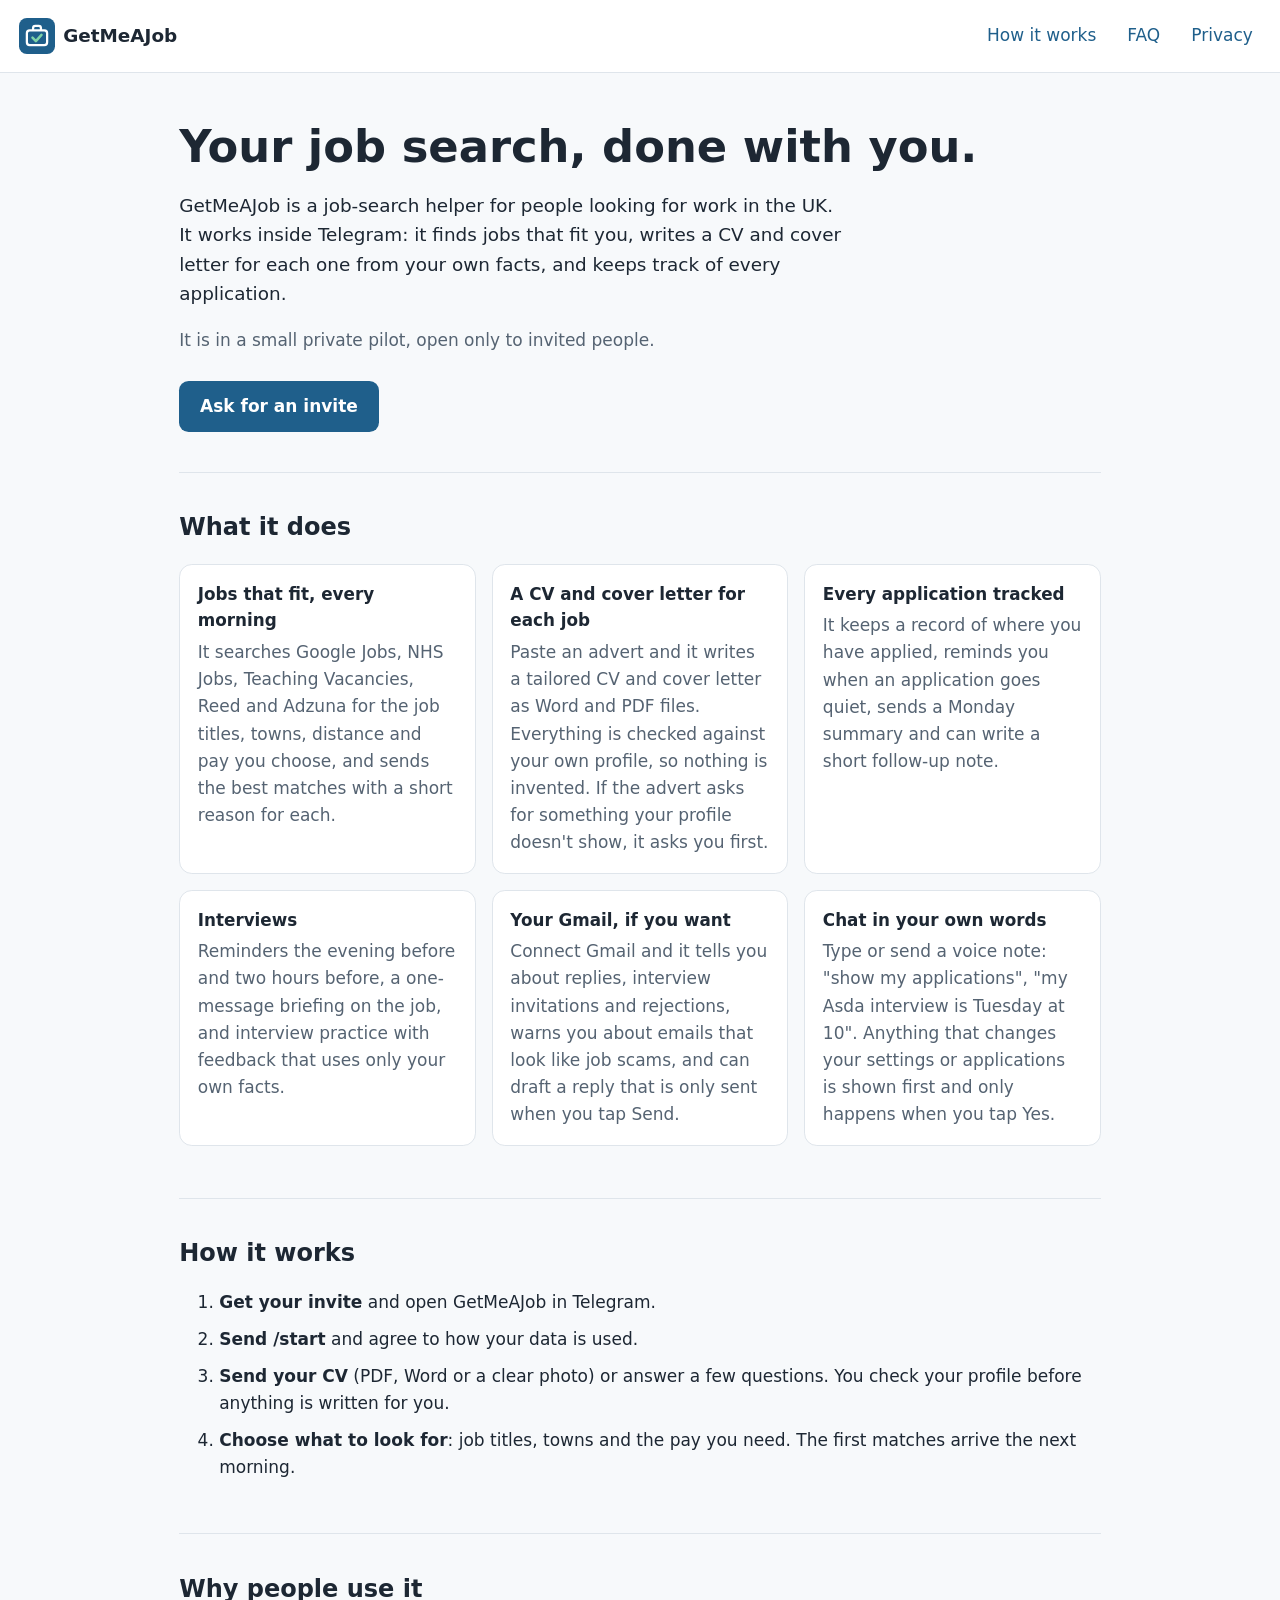
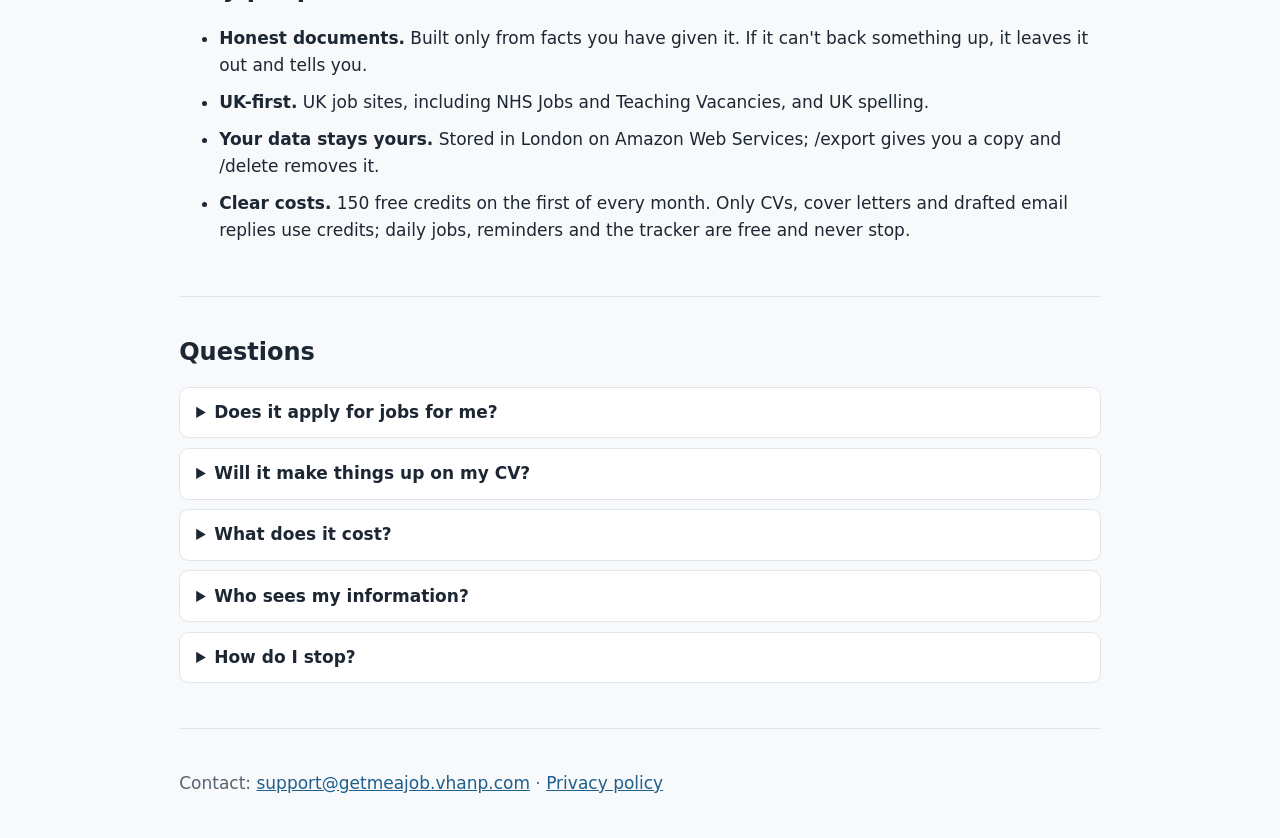
<file: index.html>
<!doctype html>
<html lang="en-GB">
<head>
<meta charset="utf-8">
<meta name="viewport" content="width=device-width, initial-scale=1">
<title>GetMeAJob: your job search, done with you</title>
<meta name="description" content="A UK job-search helper in Telegram: daily matching jobs, a tailored CV and cover letter from your own facts, and every application tracked.">
<link rel="icon" href="logo.svg" type="image/svg+xml">
<link rel="stylesheet" href="home.css">
</head>
<body>
<header class="top">
  <a class="brand" href="./"><img src="logo.svg" alt="" width="36" height="36"> GetMeAJob</a>
  <nav><a href="#how">How it works</a> <a href="#faq">FAQ</a> <a href="privacy.html">Privacy</a></nav>
</header>

<main>
<section class="hero">
  <h1>Your job search, done with you.</h1>
  <p class="lead">GetMeAJob is a job-search helper for people looking for work in the UK. It works inside Telegram: it finds jobs that fit you, writes a CV and cover letter for each one from your own facts, and keeps track of every application.</p>
  <p class="pilot">It is in a small private pilot, open only to invited people.</p>
  <a class="button" href="mailto:support@getmeajob.vhanp.com?subject=GetMeAJob%20invite">Ask for an invite</a>
</section>

<section aria-labelledby="what">
  <h2 id="what">What it does</h2>
  <ul class="cards">
    <li><h3>Jobs that fit, every morning</h3><p>It searches Google Jobs, NHS Jobs, Teaching Vacancies, Reed and Adzuna for the job titles, towns, distance and pay you choose, and sends the best matches with a short reason for each.</p></li>
    <li><h3>A CV and cover letter for each job</h3><p>Paste an advert and it writes a tailored CV and cover letter as Word and PDF files. Everything is checked against your own profile, so nothing is invented. If the advert asks for something your profile doesn't show, it asks you first.</p></li>
    <li><h3>Every application tracked</h3><p>It keeps a record of where you have applied, reminds you when an application goes quiet, sends a Monday summary and can write a short follow-up note.</p></li>
    <li><h3>Interviews</h3><p>Reminders the evening before and two hours before, a one-message briefing on the job, and interview practice with feedback that uses only your own facts.</p></li>
    <li><h3>Your Gmail, if you want</h3><p>Connect Gmail and it tells you about replies, interview invitations and rejections, warns you about emails that look like job scams, and can draft a reply that is only sent when you tap Send.</p></li>
    <li><h3>Chat in your own words</h3><p>Type or send a voice note: "show my applications", "my Asda interview is Tuesday at 10". Anything that changes your settings or applications is shown first and only happens when you tap Yes.</p></li>
  </ul>
</section>

<section aria-labelledby="how">
  <h2 id="how">How it works</h2>
  <ol class="steps">
    <li><strong>Get your invite</strong> and open GetMeAJob in Telegram.</li>
    <li><strong>Send /start</strong> and agree to how your data is used.</li>
    <li><strong>Send your CV</strong> (PDF, Word or a clear photo) or answer a few questions. You check your profile before anything is written for you.</li>
    <li><strong>Choose what to look for</strong>: job titles, towns and the pay you need. The first matches arrive the next morning.</li>
  </ol>
</section>

<section aria-labelledby="why">
  <h2 id="why">Why people use it</h2>
  <ul class="why">
    <li><strong>Honest documents.</strong> Built only from facts you have given it. If it can't back something up, it leaves it out and tells you.</li>
    <li><strong>UK-first.</strong> UK job sites, including NHS Jobs and Teaching Vacancies, and UK spelling.</li>
    <li><strong>Your data stays yours.</strong> Stored in London on Amazon Web Services; /export gives you a copy and /delete removes it.</li>
    <li><strong>Clear costs.</strong> 150 free credits on the first of every month. Only CVs, cover letters and drafted email replies use credits; daily jobs, reminders and the tracker are free and never stop.</li>
  </ul>
</section>

<section aria-labelledby="faq">
  <h2 id="faq">Questions</h2>
  <details><summary>Does it apply for jobs for me?</summary><p>You apply on the employer's website yourself, and GetMeAJob keeps track of it. When an advert asks for applications by email and you have connected Gmail, it can send your application from your Gmail, but only after you tap Send on the exact email it shows you. On a computer, in Chrome, the GetMeAJob extension can fill in the application form on the job's site (most sites, but not LinkedIn, Indeed or Totaljobs), for a job whose tailored CV is ready, with your approved answers, and attach your CV and letter; you check it and press the site's Submit yourself. Send <code>/extension</code> in the bot for the link and a code to connect it. It never applies anywhere without your tap.</p></details>
  <details><summary>Will it make things up on my CV?</summary><p>No. Every document is checked against your own profile. If the advert asks for something you haven't told it, it asks you first, and it never puts in a number, employer or qualification you don't have.</p></details>
  <details><summary>What does it cost?</summary><p>Everyone gets 150 free credits on the first of each month. A tailored CV and cover letter uses 35, a CV only 10, a cover letter only 15, a general CV 20, a drafted email reply 2 and filling in a job's form with the Chrome extension 10, including Draft answers and Fill the rest with AI (given back if nothing was filled in). Everything else is free. Extra credits can be bought with Telegram Stars.</p></details>
  <details><summary>Who sees my information?</summary><p>It is stored in the UK (London). To read your CV and write documents, text is sent to Anthropic, a US AI company; voice notes, if you use them, go to OpenAI. During the pilot, and only if you agree, the person who runs GetMeAJob can read your conversations with the bot for 30 days to improve it. See the <a href="privacy.html">privacy policy</a> for the details.</p></details>
  <details><summary>How do I stop?</summary><p>Send /pause to stop the morning jobs, or /delete to remove everything held about you (only a record of any payment you made is kept, for accounting).</p></details>
</section>
</main>

<footer>
  <p>Contact: <a href="mailto:support@getmeajob.vhanp.com">support@getmeajob.vhanp.com</a> · <a href="privacy.html">Privacy policy</a></p>
</footer>
</body>
</html>
</file>
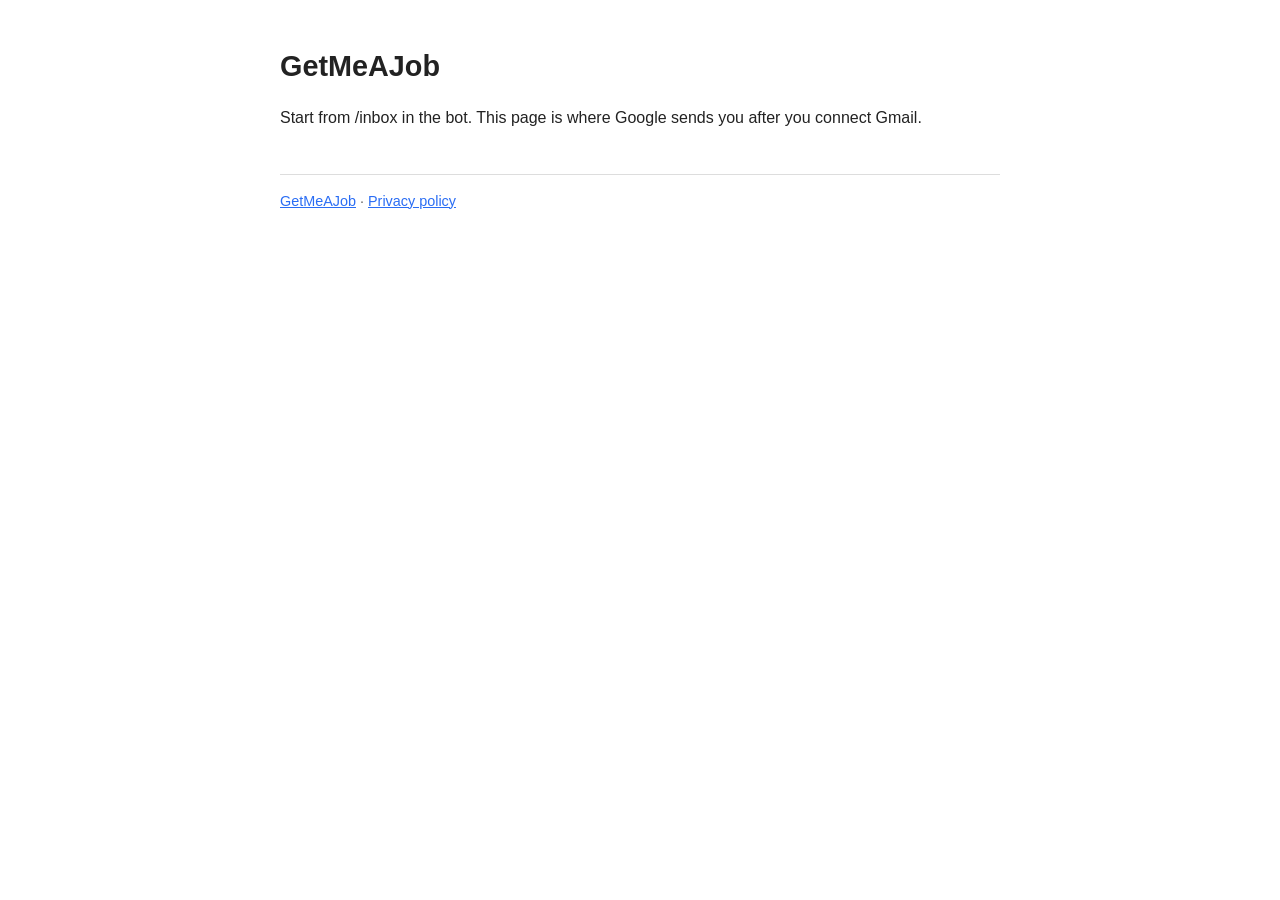
<file: connected.html>
<!doctype html>
<html lang="en-GB">
<head>
<meta charset="utf-8">
<meta name="viewport" content="width=device-width, initial-scale=1">
<meta name="robots" content="noindex">
<meta name="referrer" content="no-referrer">
<title>Connected · GetMeAJob</title>
<link rel="stylesheet" href="style.css">
</head>
<body>
<h1>GetMeAJob</h1>

<noscript><p>Please enable JavaScript, or copy the code from the address bar and paste it into the bot.</p></noscript>

<div id="ok" hidden>
<p><strong>One last step.</strong> Copy this code, then go back to Telegram and paste it into the chat with the bot.</p>
<textarea id="code" class="codebox" rows="4" readonly aria-label="Your connect code" spellcheck="false" autocomplete="off" autocapitalize="off"></textarea>
<div class="actions">
<button type="button" id="copy" class="btn">Copy code</button>
<a id="tg" class="btn secondary" href="#">Open Telegram</a>
</div>
<p>The code works once and expires after 10 minutes. This page does not send it anywhere.</p>
</div>

<div id="denied" hidden>
<p>You didn't allow access. Go back to Telegram and try /inbox again.</p>
<p><a id="tg2" class="btn secondary" href="#">Open Telegram</a></p>
</div>

<div id="none" hidden>
<p>Start from /inbox in the bot. This page is where Google sends you after you connect Gmail.</p>
</div>

<footer><a href="index.html">GetMeAJob</a> · <a href="privacy.html">Privacy policy</a></footer>

<script>
(function () {
  "use strict";
  // The bot's Telegram username, without the @. Set before publishing.
  const BOT_USERNAME = "get_me_a_job_bot";
  const TG_URL = "https://t.me/" + BOT_USERNAME;

  const params = new URLSearchParams(location.search);
  const state = params.get("state");
  const code = params.get("code");
  const error = params.get("error");
  // Drop the values from the address bar and history straight away.
  history.replaceState(null, "", location.pathname);

  const $ = function (id) { return document.getElementById(id); };
  $("tg").href = TG_URL;
  $("tg2").href = TG_URL;

  if (error) {
    $("denied").hidden = false;
    return;
  }
  if (!state || !code) {
    $("none").hidden = false;
    return;
  }

  const box = $("code");
  const btn = $("copy");
  box.value = state + "." + code;
  $("ok").hidden = false;
  box.addEventListener("focus", function () { box.select(); });
  box.addEventListener("click", function () { box.select(); });

  function done() {
    btn.textContent = "Copied";
    setTimeout(function () { btn.textContent = "Copy code"; }, 4000);
  }
  function fallback() {
    box.focus();
    box.select();
    box.setSelectionRange(0, box.value.length);
    try { if (document.execCommand("copy")) { done(); } } catch (e) { /* selected for manual copy */ }
  }
  btn.addEventListener("click", function () {
    if (navigator.clipboard && navigator.clipboard.writeText) {
      navigator.clipboard.writeText(box.value).then(done, fallback);
    } else {
      fallback();
    }
  });
})();
</script>
</body>
</html>
</file>
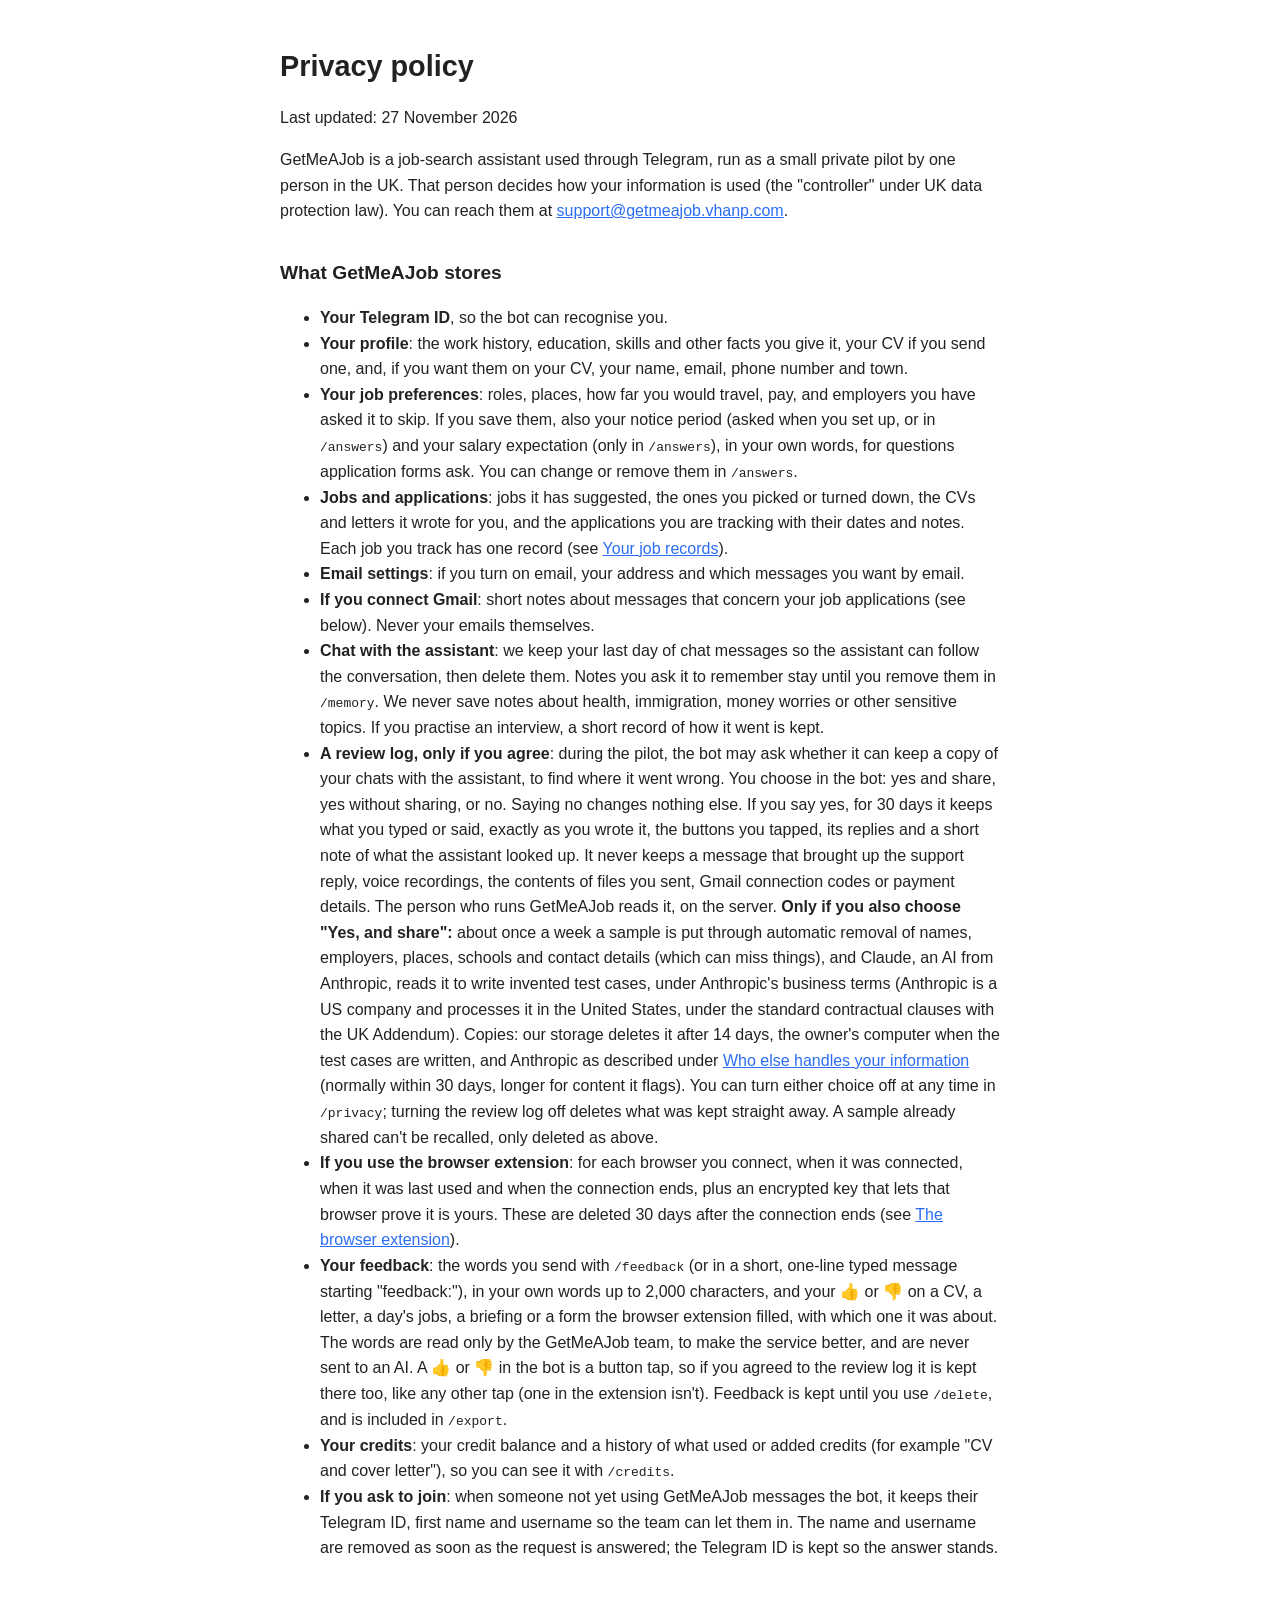
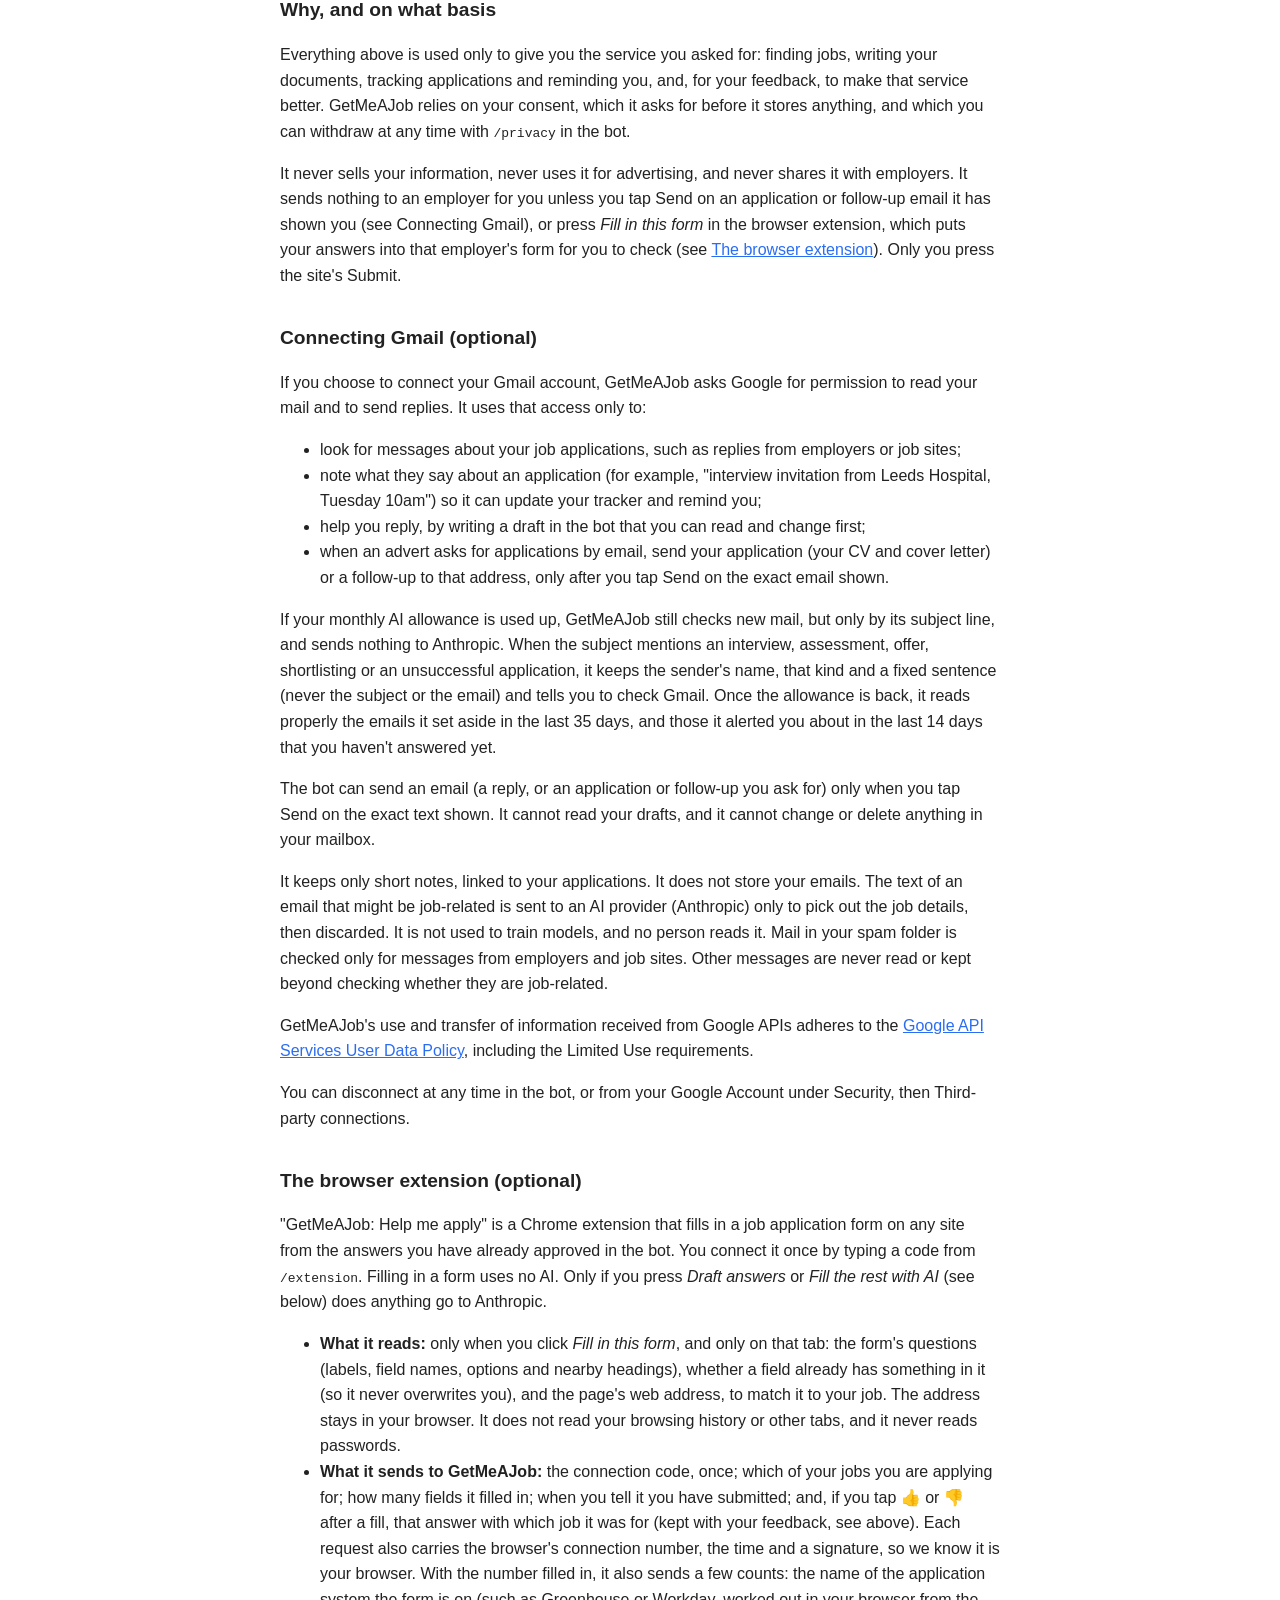
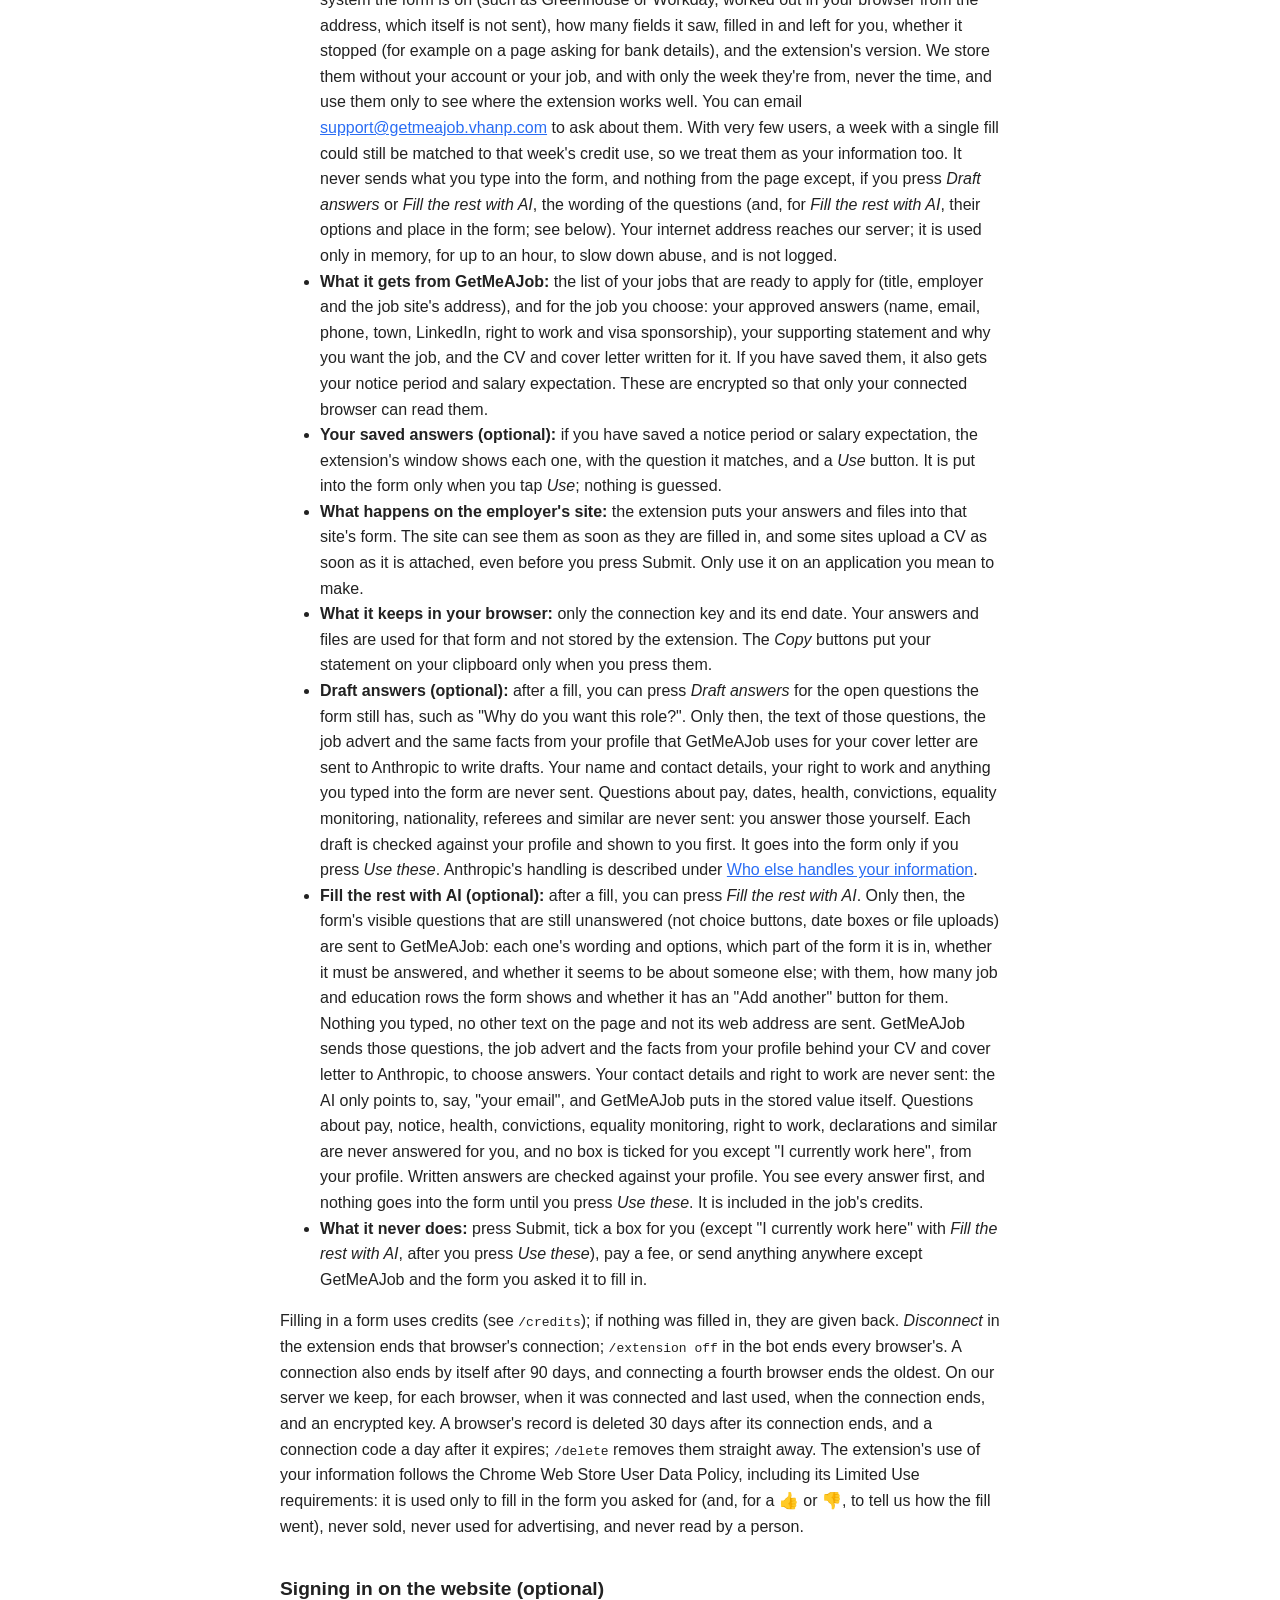
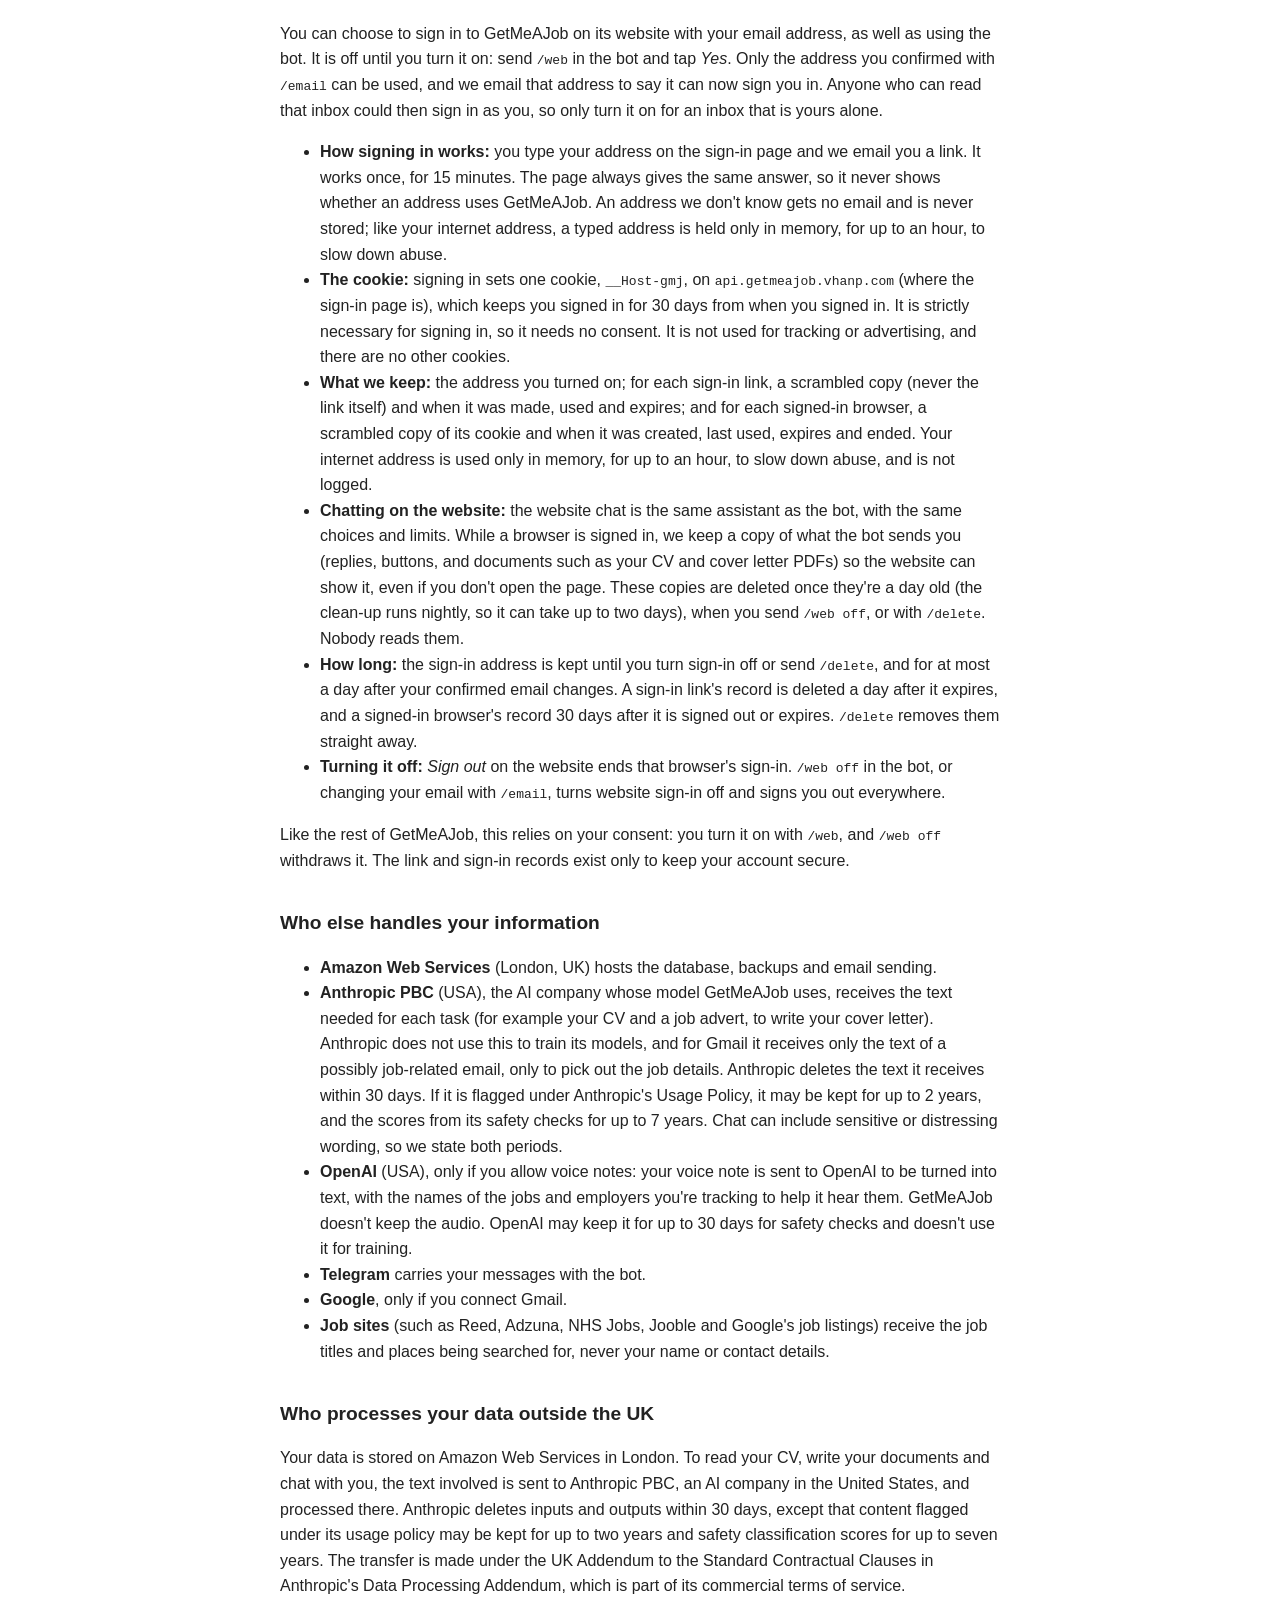
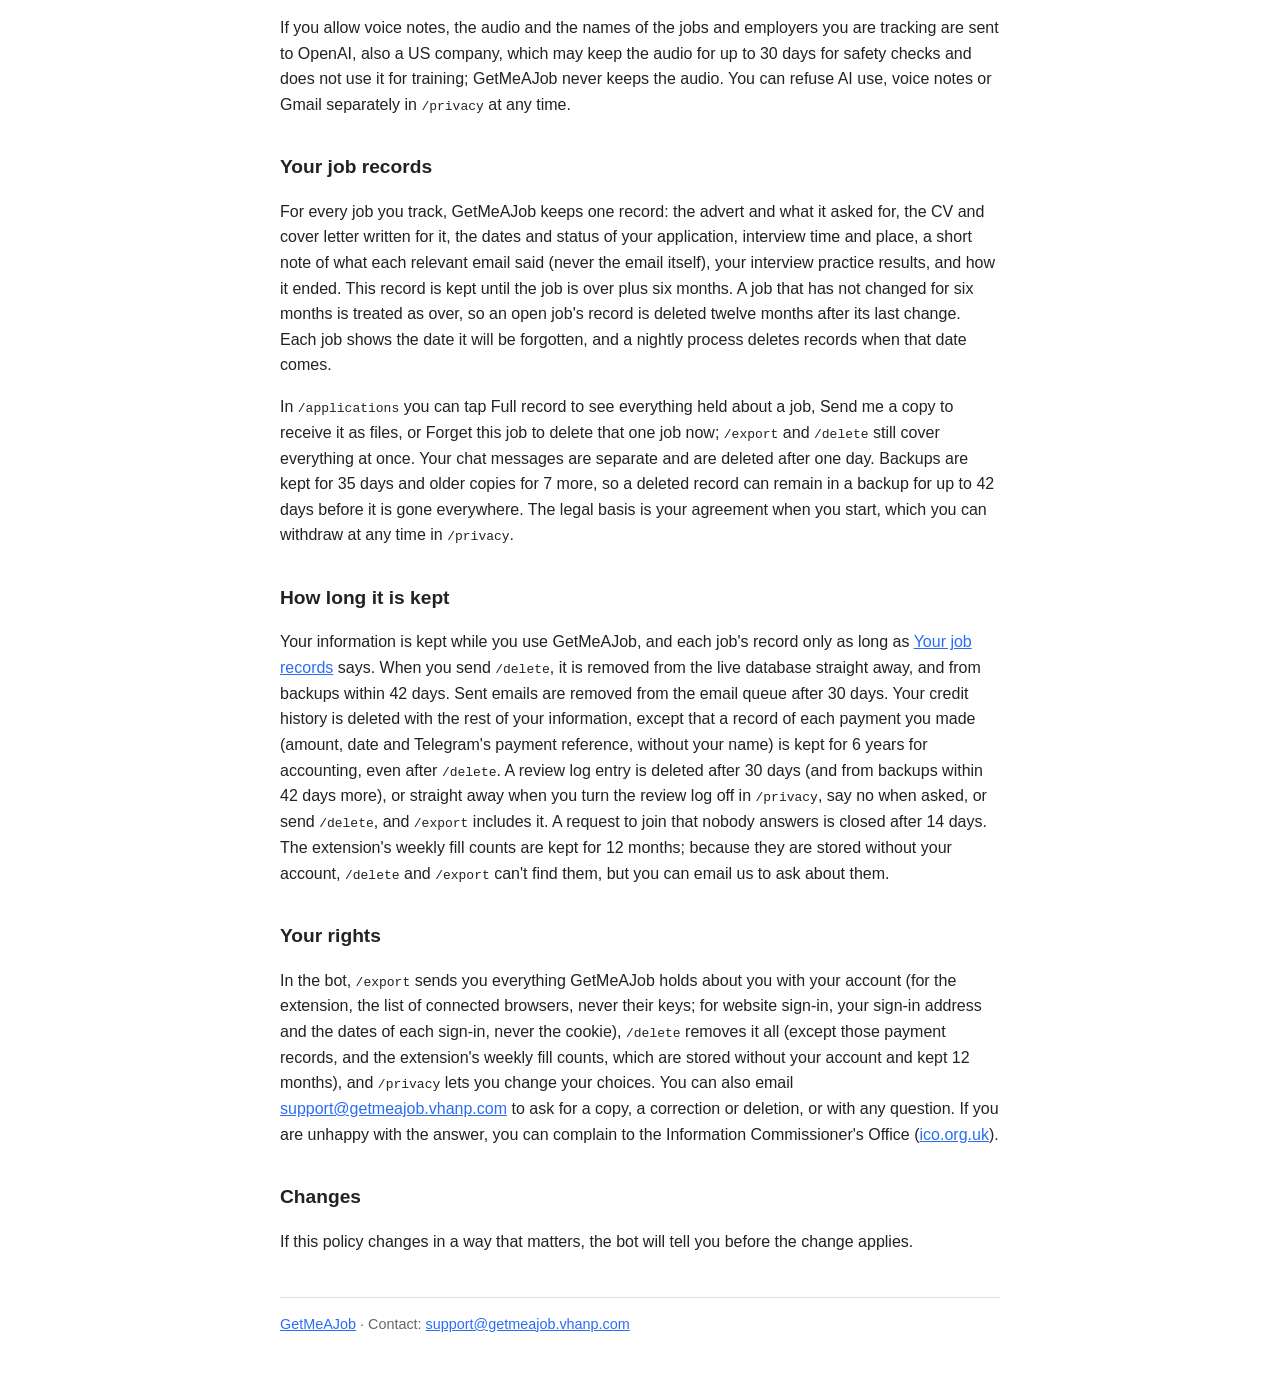
<file: privacy.html>
<!doctype html>
<html lang="en-GB">
<head>
<meta charset="utf-8">
<meta name="viewport" content="width=device-width, initial-scale=1">
<title>Privacy policy · GetMeAJob</title>
<link rel="stylesheet" href="style.css">
</head>
<body>
<h1>Privacy policy</h1>
<p>Last updated: 27 November 2026</p>
<p>GetMeAJob is a job-search assistant used through Telegram, run as a small private pilot by one person in the UK. That person decides how your information is used (the "controller" under UK data protection law). You can reach them at <a href="mailto:support@getmeajob.vhanp.com">support@getmeajob.vhanp.com</a>.</p>

<h2>What GetMeAJob stores</h2>
<ul>
<li><strong>Your Telegram ID</strong>, so the bot can recognise you.</li>
<li><strong>Your profile</strong>: the work history, education, skills and other facts you give it, your CV if you send one, and, if you want them on your CV, your name, email, phone number and town.</li>
<li><strong>Your job preferences</strong>: roles, places, how far you would travel, pay, and employers you have asked it to skip. If you save them, also your notice period (asked when you set up, or in <code>/answers</code>) and your salary expectation (only in <code>/answers</code>), in your own words, for questions application forms ask. You can change or remove them in <code>/answers</code>.</li>
<li><strong>Jobs and applications</strong>: jobs it has suggested, the ones you picked or turned down, the CVs and letters it wrote for you, and the applications you are tracking with their dates and notes. Each job you track has one record (see <a href="#job-records">Your job records</a>).</li>
<li><strong>Email settings</strong>: if you turn on email, your address and which messages you want by email.</li>
<li><strong>If you connect Gmail</strong>: short notes about messages that concern your job applications (see below). Never your emails themselves.</li>
<li><strong>Chat with the assistant</strong>: we keep your last day of chat messages so the assistant can follow the conversation, then delete them. Notes you ask it to remember stay until you remove them in <code>/memory</code>. We never save notes about health, immigration, money worries or other sensitive topics. If you practise an interview, a short record of how it went is kept.</li>
<li><strong>A review log, only if you agree</strong>: during the pilot, the bot may ask whether it can keep a copy of your chats with the assistant, to find where it went wrong. You choose in the bot: yes and share, yes without sharing, or no. Saying no changes nothing else. If you say yes, for 30 days it keeps what you typed or said, exactly as you wrote it, the buttons you tapped, its replies and a short note of what the assistant looked up. It never keeps a message that brought up the support reply, voice recordings, the contents of files you sent, Gmail connection codes or payment details. The person who runs GetMeAJob reads it, on the server. <strong>Only if you also choose "Yes, and share":</strong> about once a week a sample is put through automatic removal of names, employers, places, schools and contact details (which can miss things), and Claude, an AI from Anthropic, reads it to write invented test cases, under Anthropic's business terms (Anthropic is a US company and processes it in the United States, under the standard contractual clauses with the UK Addendum). Copies: our storage deletes it after 14 days, the owner's computer when the test cases are written, and Anthropic as described under <a href="#who-else">Who else handles your information</a> (normally within 30 days, longer for content it flags). You can turn either choice off at any time in <code>/privacy</code>; turning the review log off deletes what was kept straight away. A sample already shared can't be recalled, only deleted as above.</li>
<li><strong>If you use the browser extension</strong>: for each browser you connect, when it was connected, when it was last used and when the connection ends, plus an encrypted key that lets that browser prove it is yours. These are deleted 30 days after the connection ends (see <a href="#extension">The browser extension</a>).</li>
<li><strong>Your feedback</strong>: the words you send with <code>/feedback</code> (or in a short, one-line typed message starting "feedback:"), in your own words up to 2,000 characters, and your 👍 or 👎 on a CV, a letter, a day's jobs, a briefing or a form the browser extension filled, with which one it was about. The words are read only by the GetMeAJob team, to make the service better, and are never sent to an AI. A 👍 or 👎 in the bot is a button tap, so if you agreed to the review log it is kept there too, like any other tap (one in the extension isn't). Feedback is kept until you use <code>/delete</code>, and is included in <code>/export</code>.</li>
<li><strong>Your credits</strong>: your credit balance and a history of what used or added credits (for example "CV and cover letter"), so you can see it with <code>/credits</code>.</li>
<li><strong>If you ask to join</strong>: when someone not yet using GetMeAJob messages the bot, it keeps their Telegram ID, first name and username so the team can let them in. The name and username are removed as soon as the request is answered; the Telegram ID is kept so the answer stands.</li>
</ul>

<h2>Why, and on what basis</h2>
<p>Everything above is used only to give you the service you asked for: finding jobs, writing your documents, tracking applications and reminding you, and, for your feedback, to make that service better. GetMeAJob relies on your consent, which it asks for before it stores anything, and which you can withdraw at any time with <code>/privacy</code> in the bot.</p>
<p>It never sells your information, never uses it for advertising, and never shares it with employers. It sends nothing to an employer for you unless you tap Send on an application or follow-up email it has shown you (see Connecting Gmail), or press <em>Fill in this form</em> in the browser extension, which puts your answers into that employer's form for you to check (see <a href="#extension">The browser extension</a>). Only you press the site's Submit.</p>

<h2>Connecting Gmail (optional)</h2>
<p>If you choose to connect your Gmail account, GetMeAJob asks Google for permission to read your mail and to send replies. It uses that access only to:</p>
<ul>
<li>look for messages about your job applications, such as replies from employers or job sites;</li>
<li>note what they say about an application (for example, "interview invitation from Leeds Hospital, Tuesday 10am") so it can update your tracker and remind you;</li>
<li>help you reply, by writing a draft in the bot that you can read and change first;</li>
<li>when an advert asks for applications by email, send your application (your CV and cover letter) or a follow-up to that address, only after you tap Send on the exact email shown.</li>
</ul>
<p>If your monthly AI allowance is used up, GetMeAJob still checks new mail, but only by its subject line, and sends nothing to Anthropic. When the subject mentions an interview, assessment, offer, shortlisting or an unsuccessful application, it keeps the sender's name, that kind and a fixed sentence (never the subject or the email) and tells you to check Gmail. Once the allowance is back, it reads properly the emails it set aside in the last 35 days, and those it alerted you about in the last 14 days that you haven't answered yet.</p>
<p>The bot can send an email (a reply, or an application or follow-up you ask for) only when you tap Send on the exact text shown. It cannot read your drafts, and it cannot change or delete anything in your mailbox.</p>
<p>It keeps only short notes, linked to your applications. It does not store your emails. The text of an email that might be job-related is sent to an AI provider (Anthropic) only to pick out the job details, then discarded. It is not used to train models, and no person reads it. Mail in your spam folder is checked only for messages from employers and job sites. Other messages are never read or kept beyond checking whether they are job-related.</p>
<p>GetMeAJob's use and transfer of information received from Google APIs adheres to the <a href="https://developers.google.com/terms/api-services-user-data-policy">Google API Services User Data Policy</a>, including the Limited Use requirements.</p>
<p>You can disconnect at any time in the bot, or from your Google Account under Security, then Third-party connections.</p>

<h2 id="extension">The browser extension (optional)</h2>
<p>"GetMeAJob: Help me apply" is a Chrome extension that fills in a job application form on any site from the answers you have already approved in the bot. You connect it once by typing a code from <code>/extension</code>. Filling in a form uses no AI. Only if you press <em>Draft answers</em> or <em>Fill the rest with AI</em> (see below) does anything go to Anthropic.</p>
<ul>
<li><strong>What it reads:</strong> only when you click <em>Fill in this form</em>, and only on that tab: the form's questions (labels, field names, options and nearby headings), whether a field already has something in it (so it never overwrites you), and the page's web address, to match it to your job. The address stays in your browser. It does not read your browsing history or other tabs, and it never reads passwords.</li>
<li><strong>What it sends to GetMeAJob:</strong> the connection code, once; which of your jobs you are applying for; how many fields it filled in; when you tell it you have submitted; and, if you tap 👍 or 👎 after a fill, that answer with which job it was for (kept with your feedback, see above). Each request also carries the browser's connection number, the time and a signature, so we know it is your browser. With the number filled in, it also sends a few counts: the name of the application system the form is on (such as Greenhouse or Workday, worked out in your browser from the address, which itself is not sent), how many fields it saw, filled in and left for you, whether it stopped (for example on a page asking for bank details), and the extension's version. We store them without your account or your job, and with only the week they're from, never the time, and use them only to see where the extension works well. You can email <a href="mailto:support@getmeajob.vhanp.com">support@getmeajob.vhanp.com</a> to ask about them. With very few users, a week with a single fill could still be matched to that week's credit use, so we treat them as your information too. It never sends what you type into the form, and nothing from the page except, if you press <em>Draft answers</em> or <em>Fill the rest with AI</em>, the wording of the questions (and, for <em>Fill the rest with AI</em>, their options and place in the form; see below). Your internet address reaches our server; it is used only in memory, for up to an hour, to slow down abuse, and is not logged.</li>
<li><strong>What it gets from GetMeAJob:</strong> the list of your jobs that are ready to apply for (title, employer and the job site's address), and for the job you choose: your approved answers (name, email, phone, town, LinkedIn, right to work and visa sponsorship), your supporting statement and why you want the job, and the CV and cover letter written for it. If you have saved them, it also gets your notice period and salary expectation. These are encrypted so that only your connected browser can read them.</li>
<li><strong>Your saved answers (optional):</strong> if you have saved a notice period or salary expectation, the extension's window shows each one, with the question it matches, and a <em>Use</em> button. It is put into the form only when you tap <em>Use</em>; nothing is guessed.</li>
<li><strong>What happens on the employer's site:</strong> the extension puts your answers and files into that site's form. The site can see them as soon as they are filled in, and some sites upload a CV as soon as it is attached, even before you press Submit. Only use it on an application you mean to make.</li>
<li><strong>What it keeps in your browser:</strong> only the connection key and its end date. Your answers and files are used for that form and not stored by the extension. The <em>Copy</em> buttons put your statement on your clipboard only when you press them.</li>
<li><strong>Draft answers (optional):</strong> after a fill, you can press <em>Draft answers</em> for the open questions the form still has, such as "Why do you want this role?". Only then, the text of those questions, the job advert and the same facts from your profile that GetMeAJob uses for your cover letter are sent to Anthropic to write drafts. Your name and contact details, your right to work and anything you typed into the form are never sent. Questions about pay, dates, health, convictions, equality monitoring, nationality, referees and similar are never sent: you answer those yourself. Each draft is checked against your profile and shown to you first. It goes into the form only if you press <em>Use these</em>. Anthropic's handling is described under <a href="#who-else">Who else handles your information</a>.</li>
<li><strong>Fill the rest with AI (optional):</strong> after a fill, you can press <em>Fill the rest with AI</em>. Only then, the form's visible questions that are still unanswered (not choice buttons, date boxes or file uploads) are sent to GetMeAJob: each one's wording and options, which part of the form it is in, whether it must be answered, and whether it seems to be about someone else; with them, how many job and education rows the form shows and whether it has an "Add another" button for them. Nothing you typed, no other text on the page and not its web address are sent. GetMeAJob sends those questions, the job advert and the facts from your profile behind your CV and cover letter to Anthropic, to choose answers. Your contact details and right to work are never sent: the AI only points to, say, "your email", and GetMeAJob puts in the stored value itself. Questions about pay, notice, health, convictions, equality monitoring, right to work, declarations and similar are never answered for you, and no box is ticked for you except "I currently work here", from your profile. Written answers are checked against your profile. You see every answer first, and nothing goes into the form until you press <em>Use these</em>. It is included in the job's credits.</li>
<li><strong>What it never does:</strong> press Submit, tick a box for you (except "I currently work here" with <em>Fill the rest with AI</em>, after you press <em>Use these</em>), pay a fee, or send anything anywhere except GetMeAJob and the form you asked it to fill in.</li>
</ul>
<p>Filling in a form uses credits (see <code>/credits</code>); if nothing was filled in, they are given back. <em>Disconnect</em> in the extension ends that browser's connection; <code>/extension off</code> in the bot ends every browser's. A connection also ends by itself after 90 days, and connecting a fourth browser ends the oldest. On our server we keep, for each browser, when it was connected and last used, when the connection ends, and an encrypted key. A browser's record is deleted 30 days after its connection ends, and a connection code a day after it expires; <code>/delete</code> removes them straight away. The extension's use of your information follows the Chrome Web Store User Data Policy, including its Limited Use requirements: it is used only to fill in the form you asked for (and, for a 👍 or 👎, to tell us how the fill went), never sold, never used for advertising, and never read by a person.</p>

<h2 id="web-signin">Signing in on the website (optional)</h2>
<p>You can choose to sign in to GetMeAJob on its website with your email address, as well as using the bot. It is off until you turn it on: send <code>/web</code> in the bot and tap <em>Yes</em>. Only the address you confirmed with <code>/email</code> can be used, and we email that address to say it can now sign you in. Anyone who can read that inbox could then sign in as you, so only turn it on for an inbox that is yours alone.</p>
<ul>
<li><strong>How signing in works:</strong> you type your address on the sign-in page and we email you a link. It works once, for 15 minutes. The page always gives the same answer, so it never shows whether an address uses GetMeAJob. An address we don't know gets no email and is never stored; like your internet address, a typed address is held only in memory, for up to an hour, to slow down abuse.</li>
<li><strong>The cookie:</strong> signing in sets one cookie, <code>__Host-gmj</code>, on <code>api.getmeajob.vhanp.com</code> (where the sign-in page is), which keeps you signed in for 30 days from when you signed in. It is strictly necessary for signing in, so it needs no consent. It is not used for tracking or advertising, and there are no other cookies.</li>
<li><strong>What we keep:</strong> the address you turned on; for each sign-in link, a scrambled copy (never the link itself) and when it was made, used and expires; and for each signed-in browser, a scrambled copy of its cookie and when it was created, last used, expires and ended. Your internet address is used only in memory, for up to an hour, to slow down abuse, and is not logged.</li>
<li><strong>Chatting on the website:</strong> the website chat is the same assistant as the bot, with the same choices and limits. While a browser is signed in, we keep a copy of what the bot sends you (replies, buttons, and documents such as your CV and cover letter PDFs) so the website can show it, even if you don't open the page. These copies are deleted once they're a day old (the clean-up runs nightly, so it can take up to two days), when you send <code>/web off</code>, or with <code>/delete</code>. Nobody reads them.</li>
<li><strong>How long:</strong> the sign-in address is kept until you turn sign-in off or send <code>/delete</code>, and for at most a day after your confirmed email changes. A sign-in link's record is deleted a day after it expires, and a signed-in browser's record 30 days after it is signed out or expires. <code>/delete</code> removes them straight away.</li>
<li><strong>Turning it off:</strong> <em>Sign out</em> on the website ends that browser's sign-in. <code>/web off</code> in the bot, or changing your email with <code>/email</code>, turns website sign-in off and signs you out everywhere.</li>
</ul>
<p>Like the rest of GetMeAJob, this relies on your consent: you turn it on with <code>/web</code>, and <code>/web off</code> withdraws it. The link and sign-in records exist only to keep your account secure.</p>

<h2 id="who-else">Who else handles your information</h2>
<ul>
<li><strong>Amazon Web Services</strong> (London, UK) hosts the database, backups and email sending.</li>
<li><strong>Anthropic PBC</strong> (USA), the AI company whose model GetMeAJob uses, receives the text needed for each task (for example your CV and a job advert, to write your cover letter). Anthropic does not use this to train its models, and for Gmail it receives only the text of a possibly job-related email, only to pick out the job details. Anthropic deletes the text it receives within 30 days. If it is flagged under Anthropic's Usage Policy, it may be kept for up to 2 years, and the scores from its safety checks for up to 7 years. Chat can include sensitive or distressing wording, so we state both periods.</li>
<li><strong>OpenAI</strong> (USA), only if you allow voice notes: your voice note is sent to OpenAI to be turned into text, with the names of the jobs and employers you're tracking to help it hear them. GetMeAJob doesn't keep the audio. OpenAI may keep it for up to 30 days for safety checks and doesn't use it for training.</li>
<li><strong>Telegram</strong> carries your messages with the bot.</li>
<li><strong>Google</strong>, only if you connect Gmail.</li>
<li><strong>Job sites</strong> (such as Reed, Adzuna, NHS Jobs, Jooble and Google's job listings) receive the job titles and places being searched for, never your name or contact details.</li>
</ul>

<h2>Who processes your data outside the UK</h2>
<p>Your data is stored on Amazon Web Services in London. To read your CV, write your documents and chat with you, the text involved is sent to Anthropic PBC, an AI company in the United States, and processed there. Anthropic deletes inputs and outputs within 30 days, except that content flagged under its usage policy may be kept for up to two years and safety classification scores for up to seven years. The transfer is made under the UK Addendum to the Standard Contractual Clauses in Anthropic's Data Processing Addendum, which is part of its commercial terms of service.</p>
<p>If you allow voice notes, the audio and the names of the jobs and employers you are tracking are sent to OpenAI, also a US company, which may keep the audio for up to 30 days for safety checks and does not use it for training; GetMeAJob never keeps the audio. You can refuse AI use, voice notes or Gmail separately in <code>/privacy</code> at any time.</p>

<h2 id="job-records">Your job records</h2>
<p>For every job you track, GetMeAJob keeps one record: the advert and what it asked for, the CV and cover letter written for it, the dates and status of your application, interview time and place, a short note of what each relevant email said (never the email itself), your interview practice results, and how it ended. This record is kept until the job is over plus six months. A job that has not changed for six months is treated as over, so an open job's record is deleted twelve months after its last change. Each job shows the date it will be forgotten, and a nightly process deletes records when that date comes.</p>
<p>In <code>/applications</code> you can tap Full record to see everything held about a job, Send me a copy to receive it as files, or Forget this job to delete that one job now; <code>/export</code> and <code>/delete</code> still cover everything at once. Your chat messages are separate and are deleted after one day. Backups are kept for 35 days and older copies for 7 more, so a deleted record can remain in a backup for up to 42 days before it is gone everywhere. The legal basis is your agreement when you start, which you can withdraw at any time in <code>/privacy</code>.</p>

<h2>How long it is kept</h2>
<p>Your information is kept while you use GetMeAJob, and each job's record only as long as <a href="#job-records">Your job records</a> says. When you send <code>/delete</code>, it is removed from the live database straight away, and from backups within 42 days. Sent emails are removed from the email queue after 30 days. Your credit history is deleted with the rest of your information, except that a record of each payment you made (amount, date and Telegram's payment reference, without your name) is kept for 6 years for accounting, even after <code>/delete</code>. A review log entry is deleted after 30 days (and from backups within 42 days more), or straight away when you turn the review log off in <code>/privacy</code>, say no when asked, or send <code>/delete</code>, and <code>/export</code> includes it. A request to join that nobody answers is closed after 14 days. The extension's weekly fill counts are kept for 12 months; because they are stored without your account, <code>/delete</code> and <code>/export</code> can't find them, but you can email us to ask about them.</p>

<h2>Your rights</h2>
<p>In the bot, <code>/export</code> sends you everything GetMeAJob holds about you with your account (for the extension, the list of connected browsers, never their keys; for website sign-in, your sign-in address and the dates of each sign-in, never the cookie), <code>/delete</code> removes it all (except those payment records, and the extension's weekly fill counts, which are stored without your account and kept 12 months), and <code>/privacy</code> lets you change your choices. You can also email <a href="mailto:support@getmeajob.vhanp.com">support@getmeajob.vhanp.com</a> to ask for a copy, a correction or deletion, or with any question. If you are unhappy with the answer, you can complain to the Information Commissioner's Office (<a href="https://ico.org.uk">ico.org.uk</a>).</p>

<h2>Changes</h2>
<p>If this policy changes in a way that matters, the bot will tell you before the change applies.</p>

<footer><a href="index.html">GetMeAJob</a> · Contact: <a href="mailto:support@getmeajob.vhanp.com">support@getmeajob.vhanp.com</a></footer>
</body>
</html>
</file>
<file: home.css>
:root{--ink:#1d2733;--muted:#556372;--brand:#1f5f8b;--accent:#2f9e6a;--bg:#f7f9fb;--card:#fff;--line:#dfe5eb}
*{box-sizing:border-box}
body{margin:0;font:17px/1.6 system-ui,-apple-system,"Segoe UI",Roboto,Arial,sans-serif;color:var(--ink);background:var(--bg)}
a{color:var(--brand)}
.top{display:flex;justify-content:space-between;align-items:center;gap:1rem;flex-wrap:wrap;padding:.8rem 1.2rem;background:var(--card);border-bottom:1px solid var(--line)}
.brand{display:flex;align-items:center;gap:.5rem;font-weight:700;font-size:1.15rem;color:var(--ink);text-decoration:none}
nav a{display:inline-block;margin-left:.6rem;padding:.6rem .5rem;text-decoration:none}
main{max-width:60rem;margin:0 auto;padding:0 1.2rem}
section{padding:2.2rem 0;border-bottom:1px solid var(--line)}
.hero{padding:3rem 0 2.5rem}
h1{font-size:clamp(1.9rem,5vw,2.8rem);line-height:1.15;margin:0 0 .8rem}
h2{font-size:1.5rem;margin:0 0 1rem}
h3{font-size:1.05rem;margin:0 0 .3rem}
.lead{font-size:1.15rem;max-width:42rem}
.pilot{color:var(--muted)}
.button{display:inline-block;margin-top:.6rem;padding:.75rem 1.3rem;border-radius:.6rem;background:var(--brand);color:#fff;font-weight:600;text-decoration:none}
.button:hover,.button:focus{background:#174a6d}
.cards{list-style:none;padding:0;display:grid;gap:1rem;grid-template-columns:repeat(auto-fit,minmax(16rem,1fr))}
.cards li{background:var(--card);border:1px solid var(--line);border-radius:.8rem;padding:1rem 1.1rem}
.cards p{margin:0;color:var(--muted)}
.steps li,.why li{margin-bottom:.6rem}
details{background:var(--card);border:1px solid var(--line);border-radius:.6rem;padding:.7rem 1rem;margin-bottom:.6rem}
summary{cursor:pointer;font-weight:600}
footer{max-width:60rem;margin:0 auto;padding:1.5rem 1.2rem;color:var(--muted)}
a:focus-visible,summary:focus-visible{outline:3px solid var(--accent);outline-offset:2px}
</file>
<file: style.css>
body{font-family:-apple-system,BlinkMacSystemFont,"Segoe UI",Arial,sans-serif;max-width:720px;margin:0 auto;padding:24px 16px 48px;line-height:1.6;color:#222;background:#fff}
h1{font-size:1.8em;margin-bottom:.2em}h2{font-size:1.2em;margin-top:1.8em}
a{color:#2a6df4}footer{margin-top:3em;font-size:.9em;color:#666;border-top:1px solid #ddd;padding-top:1em}
.codebox{display:block;box-sizing:border-box;width:100%;font:1.1em/1.4 ui-monospace,Menlo,Consolas,monospace;padding:14px 12px;border:2px solid #2a6df4;border-radius:8px;background:#f5f8ff;color:#222;word-break:break-all;resize:none}
.actions{display:flex;flex-wrap:wrap;gap:12px;margin:1em 0}
.btn{font:inherit;font-weight:600;padding:12px 20px;min-height:48px;border-radius:8px;border:2px solid #2a6df4;background:#2a6df4;color:#fff;text-decoration:none;cursor:pointer;display:inline-flex;align-items:center}
.btn.secondary{background:#fff;color:#2a6df4}
</file>
